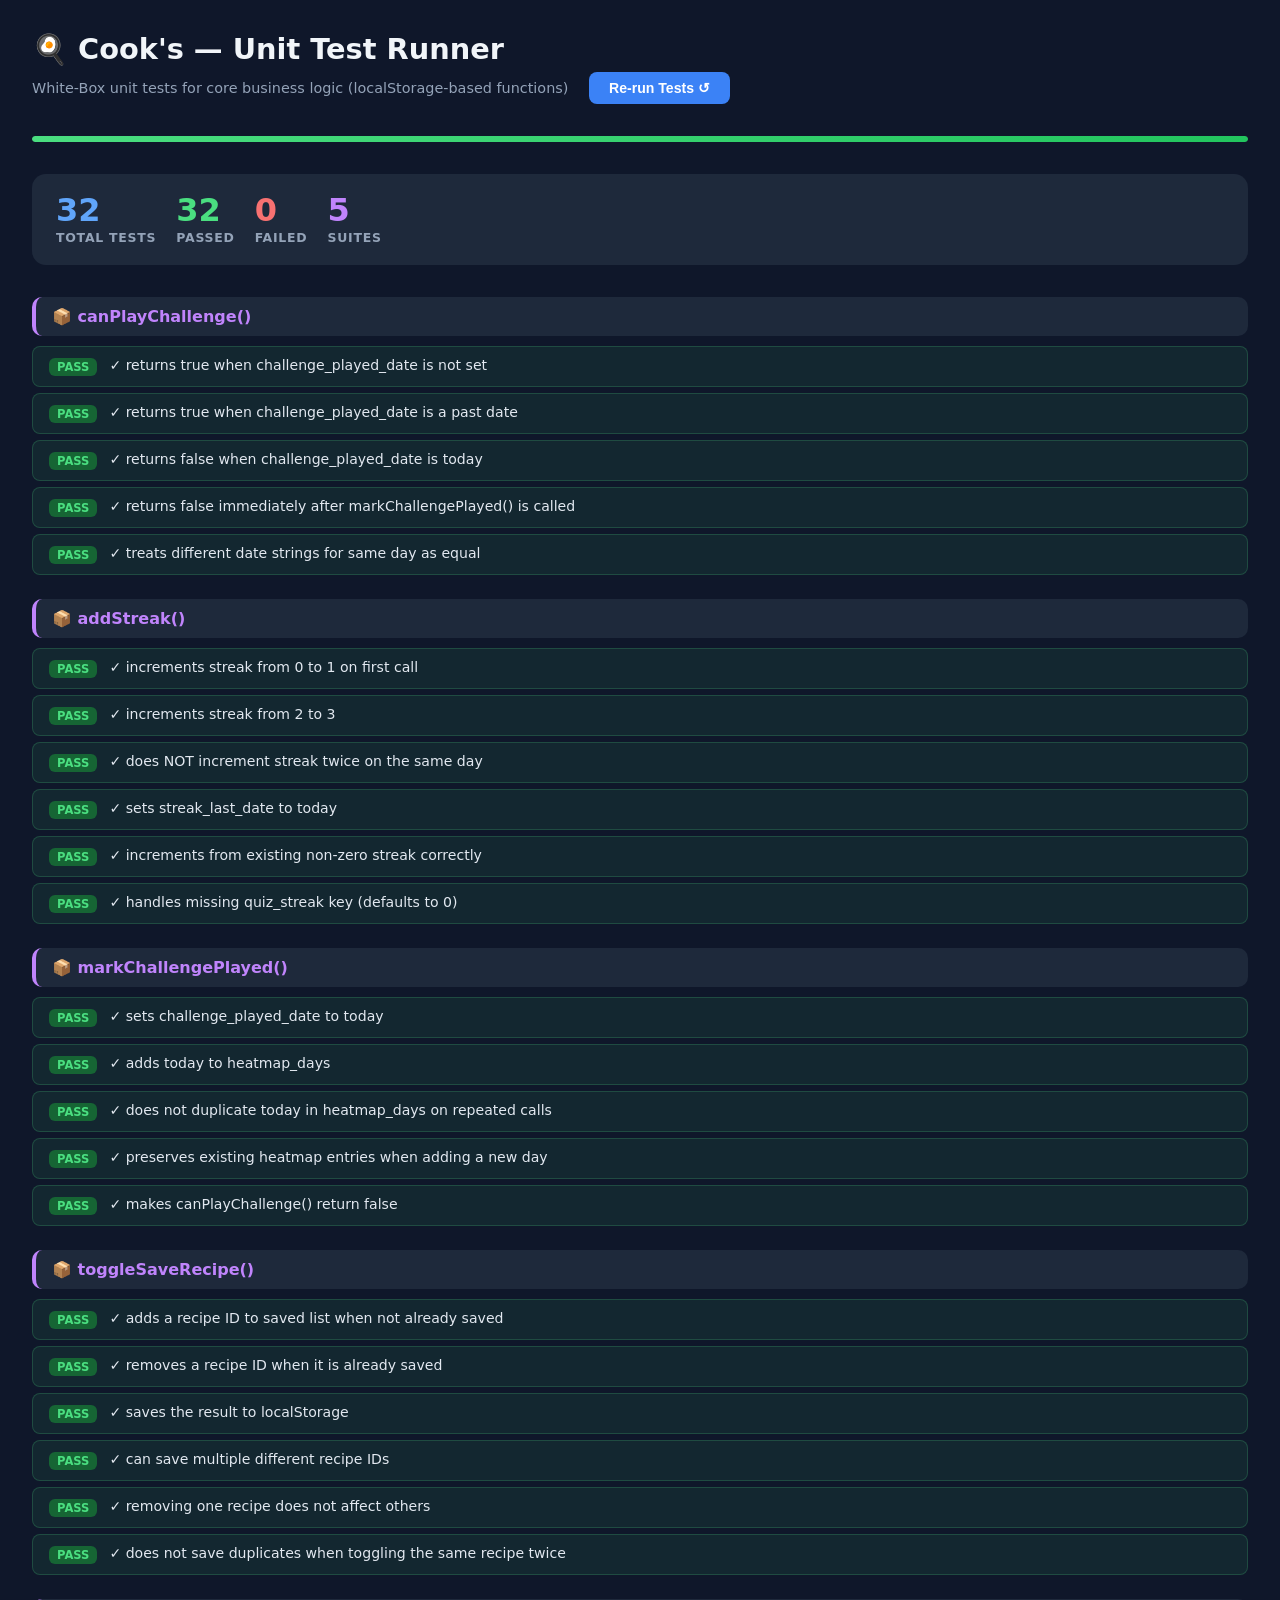
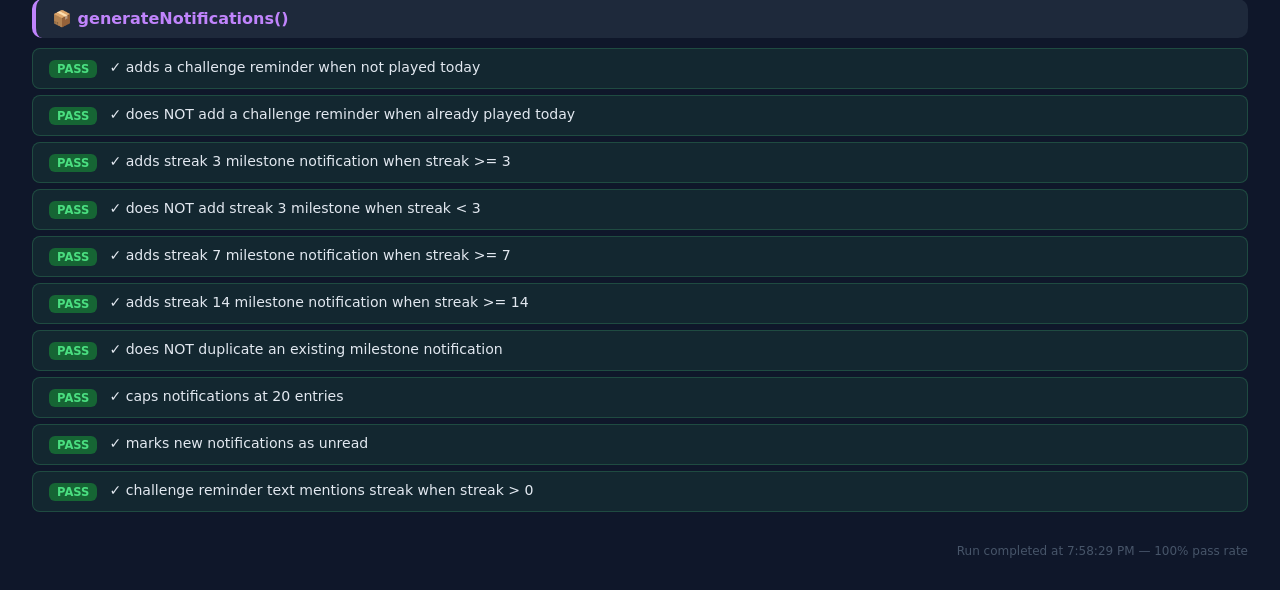
<file: Cook-Testing/3-White-Box-Testing/test-runner.html>
<!DOCTYPE html>
<html lang="en">
<head>
  <meta charset="UTF-8" />
  <meta name="viewport" content="width=device-width, initial-scale=1.0" />
  <title>Cook's — Unit Test Runner</title>
  <style>
    * { box-sizing: border-box; margin: 0; padding: 0; }
    body {
      font-family: 'Segoe UI', system-ui, sans-serif;
      background: #0f172a;
      color: #e2e8f0;
      padding: 32px;
      min-height: 100vh;
    }
    header {
      margin-bottom: 32px;
    }
    h1 {
      font-size: 1.8rem;
      font-weight: 800;
      color: #f1f5f9;
      margin-bottom: 6px;
    }
    .subtitle {
      font-size: 0.9rem;
      color: #94a3b8;
    }
    .summary-bar {
      display: flex;
      gap: 20px;
      background: #1e293b;
      border-radius: 14px;
      padding: 20px 24px;
      margin-bottom: 32px;
      flex-wrap: wrap;
    }
    .summary-stat {
      display: flex;
      flex-direction: column;
      gap: 4px;
    }
    .summary-stat .num {
      font-size: 2rem;
      font-weight: 800;
      line-height: 1;
    }
    .summary-stat .lbl {
      font-size: 0.78rem;
      color: #94a3b8;
      font-weight: 600;
      text-transform: uppercase;
      letter-spacing: 0.06em;
    }
    .num-pass  { color: #4ade80; }
    .num-fail  { color: #f87171; }
    .num-total { color: #60a5fa; }
    .num-suites { color: #c084fc; }
    .progress-bar {
      height: 6px;
      background: #1e293b;
      border-radius: 99px;
      overflow: hidden;
      margin-bottom: 32px;
    }
    .progress-fill {
      height: 100%;
      background: linear-gradient(90deg, #4ade80, #22c55e);
      border-radius: 99px;
      transition: width 0.6s ease;
    }
    .suite-block {
      margin-bottom: 24px;
    }
    .suite-title {
      font-size: 1rem;
      font-weight: 700;
      color: #c084fc;
      margin-bottom: 10px;
      padding: 10px 16px;
      background: #1e293b;
      border-radius: 10px;
      border-left: 4px solid #c084fc;
    }
    .test-row {
      display: flex;
      align-items: flex-start;
      gap: 12px;
      padding: 10px 16px;
      border-radius: 8px;
      margin-bottom: 6px;
      font-size: 0.88rem;
    }
    .test-pass {
      background: rgba(74, 222, 128, 0.08);
      border: 1px solid rgba(74, 222, 128, 0.2);
    }
    .test-fail {
      background: rgba(248, 113, 113, 0.1);
      border: 1px solid rgba(248, 113, 113, 0.3);
    }
    .badge {
      font-size: 0.72rem;
      font-weight: 800;
      padding: 2px 8px;
      border-radius: 6px;
      white-space: nowrap;
      flex-shrink: 0;
      margin-top: 1px;
    }
    .badge-pass { background: #166534; color: #4ade80; }
    .badge-fail { background: #7f1d1d; color: #f87171; }
    .test-name  { flex: 1; color: #e2e8f0; }
    .error-msg  { font-size: 0.78rem; color: #fca5a5; margin-top: 4px; font-family: monospace; }
    .timestamp  {
      text-align: right;
      font-size: 0.75rem;
      color: #475569;
      margin-top: 32px;
    }
    .btn-rerun {
      background: #3b82f6;
      color: #fff;
      border: none;
      padding: 8px 20px;
      border-radius: 8px;
      font-size: 0.88rem;
      font-weight: 700;
      cursor: pointer;
      margin-left: 16px;
    }
    .btn-rerun:hover { background: #2563eb; }
  </style>
</head>
<body>

<header>
  <h1>🍳 Cook's — Unit Test Runner</h1>
  <p class="subtitle">
    White-Box unit tests for core business logic (localStorage-based functions)
    <button class="btn-rerun" onclick="location.reload()">Re-run Tests ↺</button>
  </p>
</header>

<div class="progress-bar">
  <div class="progress-fill" id="progressFill" style="width:0%"></div>
</div>

<div class="summary-bar" id="summaryBar">
  <div class="summary-stat">
    <span class="num num-total" id="statTotal">—</span>
    <span class="lbl">Total Tests</span>
  </div>
  <div class="summary-stat">
    <span class="num num-pass" id="statPass">—</span>
    <span class="lbl">Passed</span>
  </div>
  <div class="summary-stat">
    <span class="num num-fail" id="statFail">—</span>
    <span class="lbl">Failed</span>
  </div>
  <div class="summary-stat">
    <span class="num num-suites" id="statSuites">—</span>
    <span class="lbl">Suites</span>
  </div>
</div>

<div id="resultsContainer"></div>
<div class="timestamp" id="timestamp"></div>

<script src="unit-tests.js"></script>
<script>
  (function renderResults() {
    const results  = window.TestResults || [];
    const container = document.getElementById('resultsContainer');

    let totalTests = 0, totalPass = 0, totalFail = 0, totalSuites = 0;
    let currentSuiteEl = null;

    results.forEach(entry => {
      if (entry.type === 'suite') {
        totalSuites++;
        const suiteDiv = document.createElement('div');
        suiteDiv.className = 'suite-block';
        const suiteTitle = document.createElement('div');
        suiteTitle.className = 'suite-title';
        suiteTitle.textContent = '📦 ' + entry.name;
        suiteDiv.appendChild(suiteTitle);
        container.appendChild(suiteDiv);
        currentSuiteEl = suiteDiv;
        return;
      }

      if (entry.type === 'pass' || entry.type === 'fail') {
        totalTests++;
        if (entry.type === 'pass') totalPass++;
        else totalFail++;

        const row = document.createElement('div');
        row.className = 'test-row ' + (entry.type === 'pass' ? 'test-pass' : 'test-fail');

        const badge = document.createElement('span');
        badge.className = 'badge ' + (entry.type === 'pass' ? 'badge-pass' : 'badge-fail');
        badge.textContent = entry.type === 'pass' ? 'PASS' : 'FAIL';

        const nameWrap = document.createElement('div');
        nameWrap.style.flex = '1';
        const name = document.createElement('div');
        name.className = 'test-name';
        name.textContent = (entry.type === 'pass' ? '✓ ' : '✗ ') + entry.name;
        nameWrap.appendChild(name);

        if (entry.type === 'fail' && entry.message) {
          const err = document.createElement('div');
          err.className = 'error-msg';
          err.textContent = '→ ' + entry.message;
          nameWrap.appendChild(err);
        }

        row.appendChild(badge);
        row.appendChild(nameWrap);

        const target = currentSuiteEl || container;
        target.appendChild(row);
      }

      if (entry.type === 'error') {
        const row = document.createElement('div');
        row.className = 'test-row test-fail';
        row.innerHTML = `<span class="badge badge-fail">ERROR</span>
          <div class="test-name">Suite crashed: ${entry.name}
            <div class="error-msg">→ ${entry.message}</div>
          </div>`;
        const target = currentSuiteEl || container;
        target.appendChild(row);
      }
    });

    const pct = totalTests > 0 ? Math.round((totalPass / totalTests) * 100) : 0;
    document.getElementById('progressFill').style.width = pct + '%';
    document.getElementById('statTotal').textContent   = totalTests;
    document.getElementById('statPass').textContent    = totalPass;
    document.getElementById('statFail').textContent    = totalFail;
    document.getElementById('statSuites').textContent  = totalSuites;
    document.getElementById('timestamp').textContent   =
      'Run completed at ' + new Date().toLocaleTimeString() +
      ' — ' + pct + '% pass rate';

    document.title = `Cook's Tests — ${totalPass}/${totalTests} Passed`;
  })();
</script>

</body>
</html>
</file>
